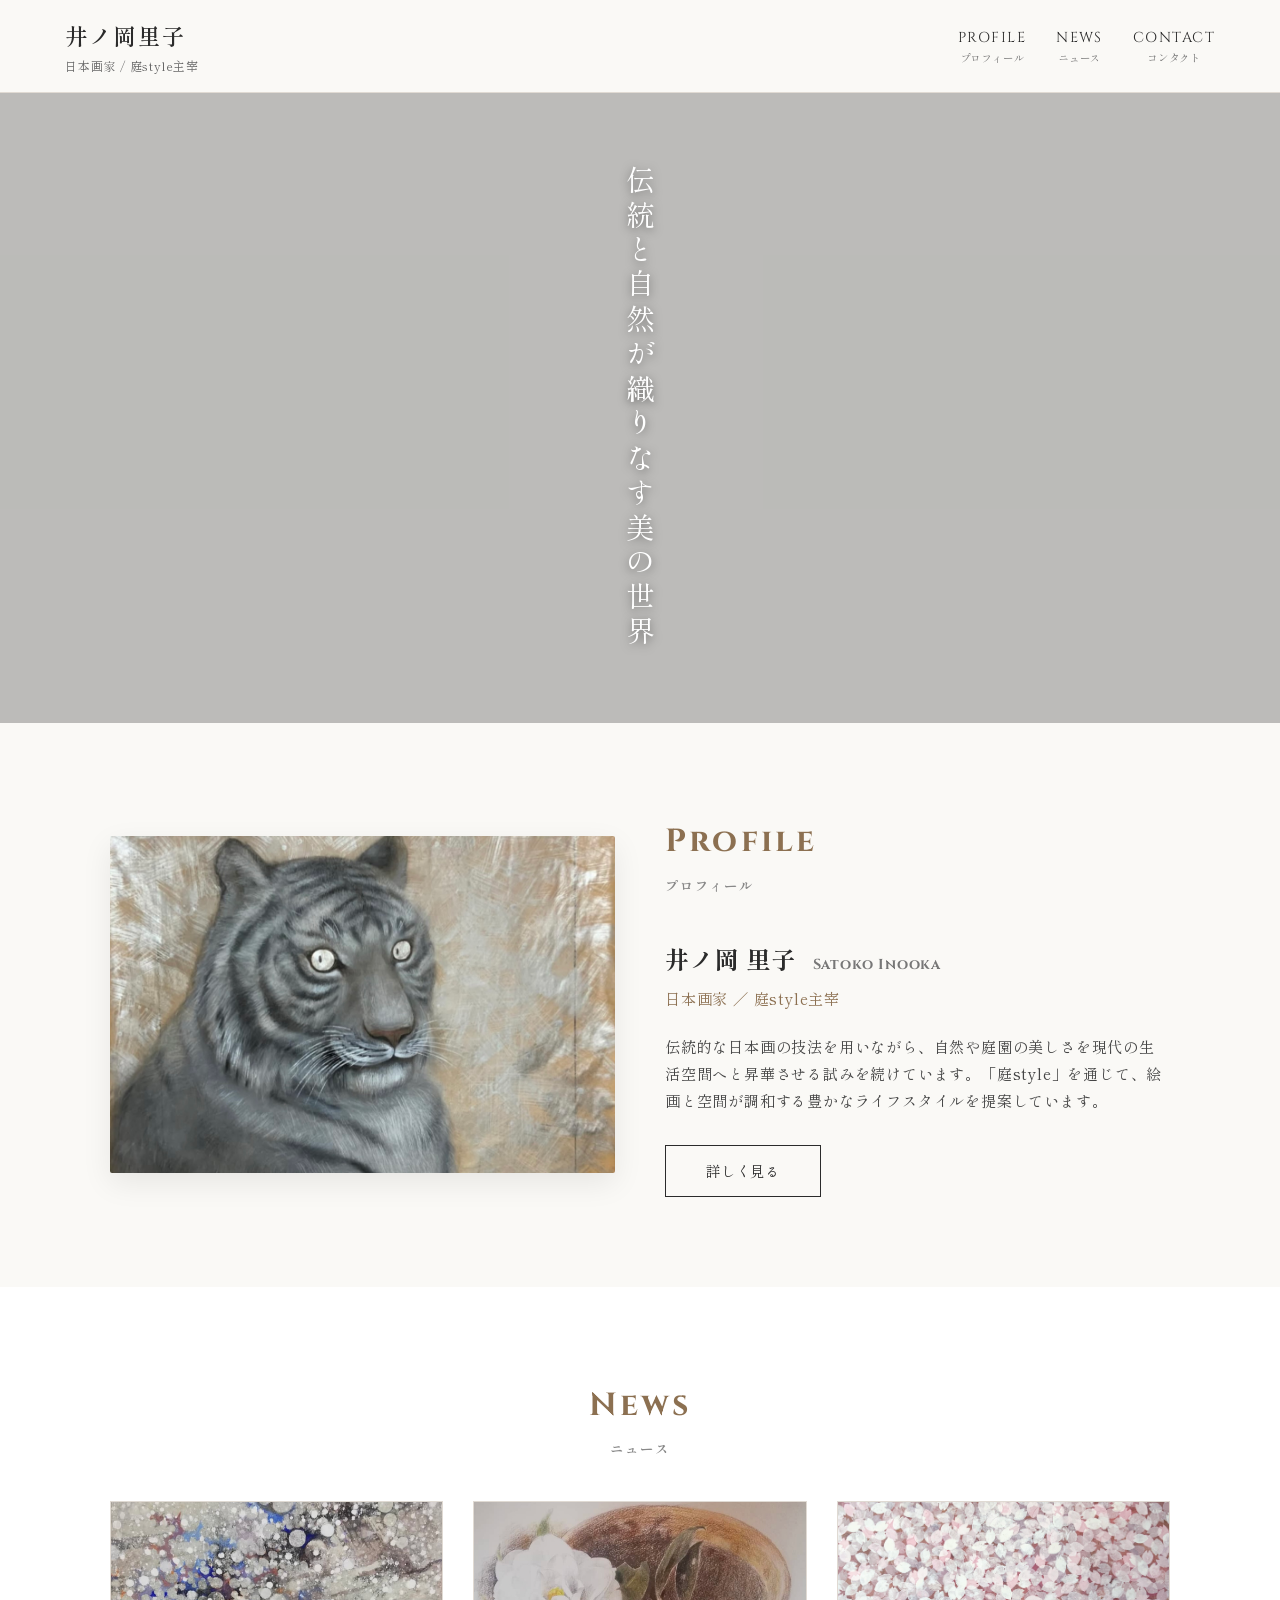
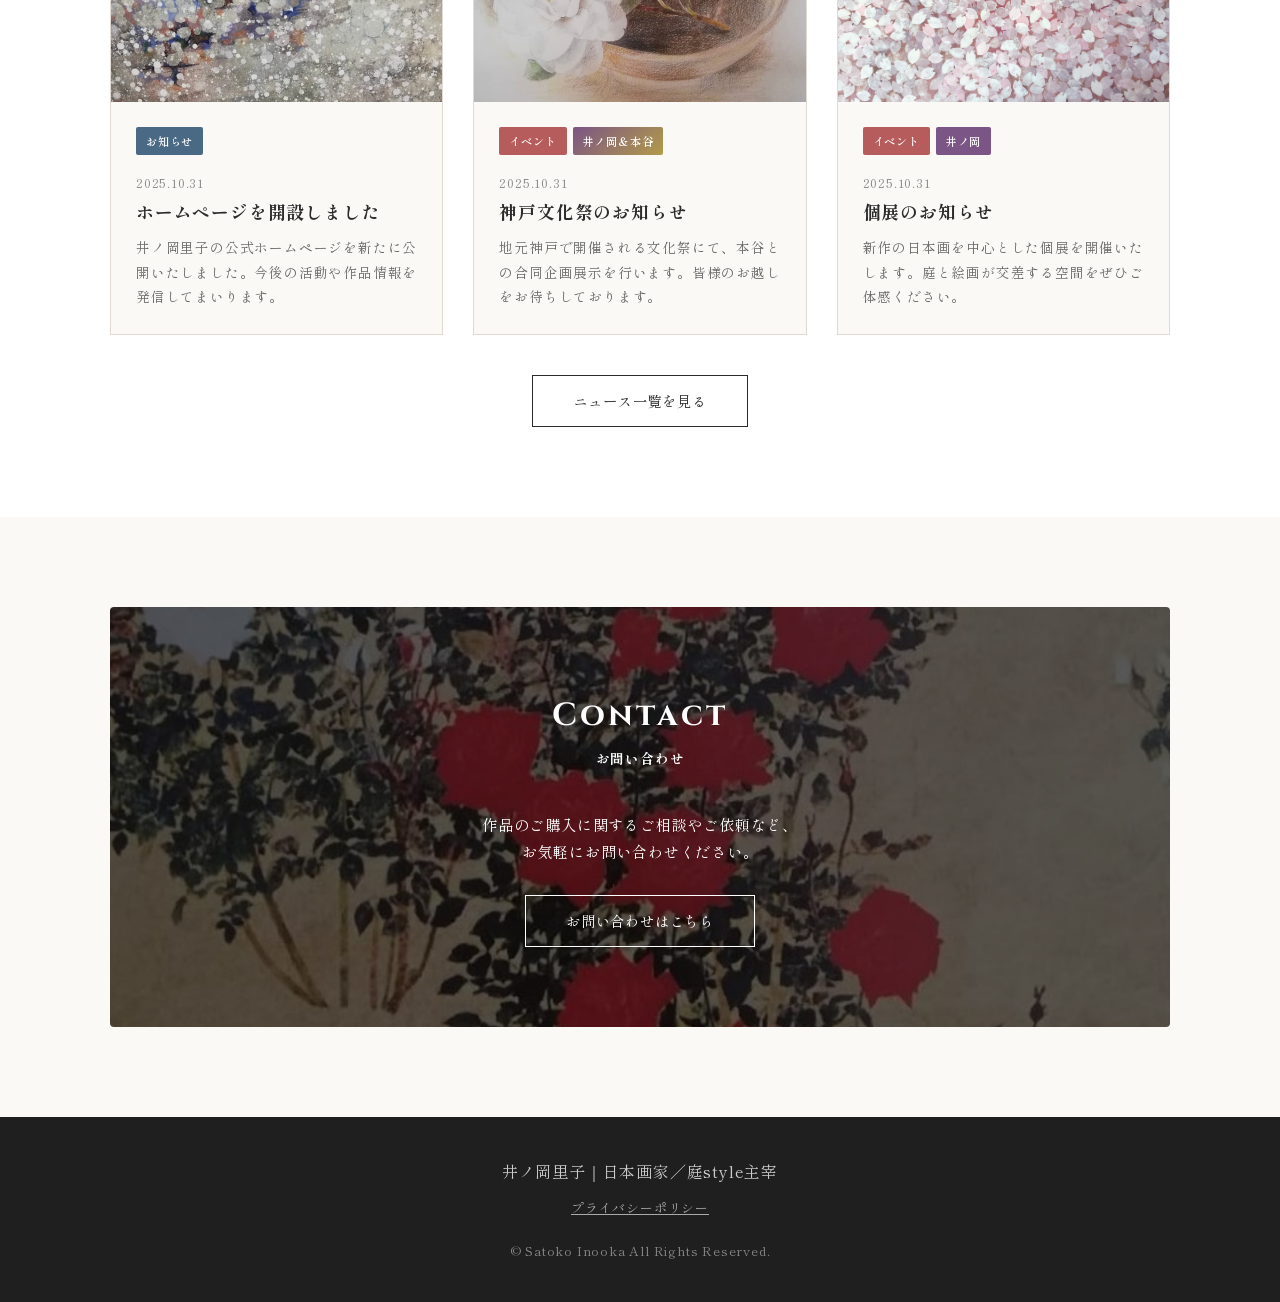
<file: index.html>
<!DOCTYPE html>
<html lang="ja">
<head>
    <meta charset="UTF-8">
    <meta name="viewport" content="width=device-width, initial-scale=1.0">
    <!-- Google Search Console 所有権確認タグ（ここに追加しました） -->
    <meta name="google-site-verification" content="gTOQk7kxPzrrC0C11B90UeksSDXL3CY_7OJjXzZAPqI" />
    <title>【公式】井ノ岡里子｜日本画家／庭style主宰</title>

    <!-- Google検索の「サイト名」を正しく表示させるための設定（ここに追加しました） -->
    <meta property="og:site_name" content="井ノ岡里子" />
    <script type="application/ld+json">
    {
      "@context": "https://schema.org",
      "@type": "WebSite",
      "name": "井ノ岡里子",
      "url": "https://inooka-satoko.github.io/"
    }
    </script>

    <meta name="apple-mobile-web-app-title" content="井ノ岡里子">
    <meta name="application-name" content="井ノ岡里子">
    <link rel="icon" href="file/icon.jpg" type="image/jpeg">
    <link rel="apple-touch-icon" href="file/icon.jpg">
    <link rel="preconnect" href="https://fonts.googleapis.com">
    <link rel="preconnect" href="https://fonts.gstatic.com" crossorigin>
    <link href="https://fonts.googleapis.com/css2?family=Shippori+Mincho:wght@400;600&family=Cinzel:wght@400;600&display=swap" rel="stylesheet">
    <link rel="stylesheet" href="style.css">
</head>
<body>

    <!-- ヘッダー -->
    <header class="site-header">
        <div class="header-inner">
            <h1 class="site-title">
                <a href="index.html">
                    <span class="main-name">井ノ岡里子</span>
                    <span class="sub-title">日本画家 / 庭style主宰</span>
                </a>
            </h1>
            <nav class="site-nav">
                <ul>
                    <!-- 各下層ページの index.html へリンク -->
                    <li><a href="profile/index.html"><span class="en">Profile</span><span class="ja">プロフィール</span></a></li>
                    <li><a href="news/index.html"><span class="en">News</span><span class="ja">ニュース</span></a></li>
                    <li><a href="contact/index.html"><span class="en">Contact</span><span class="ja">コンタクト</span></a></li>
                </ul>
            </nav>
        </div>
    </header>


    <section class="hero-section">
        <div class="hero-slideshow">
            <img src="file/1.jpg" alt="作品1">
            <img src="file/2.jpg" alt="作品2">
            <img src="file/3.jpg" alt="作品3">
            <img src="file/4.jpg" alt="作品4">
            <img src="file/5.jpg" alt="作品5">
            <div class="hero-overlay">
                <p class="hero-catch">伝統と自然が織りなす美の世界</p>
            </div>
        </div>
    </section>

    <!-- プロフィール -->
    <section class="section profile-section">
        <div class="container">
            <div class="profile-grid">
                <div class="profile-thumb">
                    <img src="file/3.jpg" alt="井ノ岡里子">
                </div>
                <div class="profile-content">
                    <h2 class="section-title">
                        <span class="en">Profile</span>
                        <span class="ja">プロフィール</span>
                    </h2>
                    <h3 class="profile-name">井ノ岡 里子 <span class="profile-title-sub">Satoko Inooka</span></h3>
                    <p class="profile-lead">日本画家 ／ 庭style主宰</p>
                    <p class="profile-text">
                        伝統的な日本画の技法を用いながら、自然や庭園の美しさを現代の生活空間へと昇華させる試みを続けています。「庭style」を通じて、絵画と空間が調和する豊かなライフスタイルを提案しています。
                    </p>
                    <a href="profile/index.html" class="btn">詳しく見る</a>
                </div>
            </div>
        </div>
    </section>

    <!-- ニュース -->
    <section class="section news-section" style="background-color: #fff;">
        <div class="container">
            <h2 class="section-title text-center">
                <span class="en">News</span>
                <span class="ja">ニュース</span>
            </h2>
            <div class="cards-grid">
                
                <!-- 記事1：ホームページ開設 -->
                <article class="card">
                    <div class="card-image">
                        <img src="file/4.jpg" alt="ホームページ開設">
                    </div>
                    <div class="card-body">
                        <div class="tags mb-2">
                            <span class="tag tag-notice">お知らせ</span>
                        </div>
                        <time datetime="2025-10-31">2025.10.31</time>
                        <h3 class="card-title"><a href="#">ホームページを開設しました</a></h3>
                        <p class="card-text">井ノ岡里子の公式ホームページを新たに公開いたしました。今後の活動や作品情報を発信してまいります。</p>
                    </div>
                </article>

                <!-- 記事2：神戸文化祭 -->
                <article class="card">
                    <div class="card-image">
                        <img src="file/2.jpg" alt="神戸文化祭">
                    </div>
                    <div class="card-body">
                        <div class="tags mb-2">
                            <span class="tag tag-event">イベント</span>
                            <span class="tag tag-both">井ノ岡＆本谷</span>
                        </div>
                        <time datetime="2025-10-31">2025.10.31</time>
                        <h3 class="card-title"><a href="#">神戸文化祭のお知らせ</a></h3>
                        <p class="card-text">地元神戸で開催される文化祭にて、本谷との合同企画展示を行います。皆様のお越しをお待ちしております。</p>
                    </div>
                </article>

                <!-- 記事3：個展のお知らせ -->
                <article class="card">
                    <div class="card-image">
                        <img src="file/1.jpg" alt="個展のお知らせ">
                    </div>
                    <div class="card-body">
                        <div class="tags mb-2">
                            <span class="tag tag-event">イベント</span>
                            <span class="tag tag-inooka">井ノ岡</span>
                        </div>
                        <time datetime="2025-10-31">2025.10.31</time>
                        <h3 class="card-title"><a href="#">個展のお知らせ</a></h3>
                        <p class="card-text">新作の日本画を中心とした個展を開催いたします。庭と絵画が交差する空間をぜひご体感ください。</p>
                    </div>
                </article>

            </div>
            <div class="text-center mt-4">
                <a href="news/index.html" class="btn">ニュース一覧を見る</a>
            </div>
        </div>
    </section>

    <!-- コンタクト概要 -->
    <section class="section contact-section">
        <div class="container">
            <div class="contact-box">
                <div class="contact-bg-image" style="background-image: url('file/5.jpg');"></div>
                <div class="contact-content">
                    <h2 class="section-title light">
                        <span class="en">Contact</span>
                        <span class="ja">お問い合わせ</span>
                    </h2>
                    <p class="contact-lead">作品のご購入に関するご相談やご依頼など、<br>お気軽にお問い合わせください。</p>
                    <a href="contact/index.html" class="btn btn-light">お問い合わせはこちら</a>
                </div>
            </div>
        </div>
    </section>

    <!-- フッター -->
    <footer class="site-footer">
        <div class="container text-center">
            <p class="footer-title">井ノ岡里子｜日本画家／庭style主宰</p>
            <ul class="footer-links">
                <li><a href="#">プライバシーポリシー</a></li>
            </ul>
            <p class="copyright">&copy; Satoko Inooka All Rights Reserved.</p>
        </div>
    </footer>

</body>
</html>
</file>
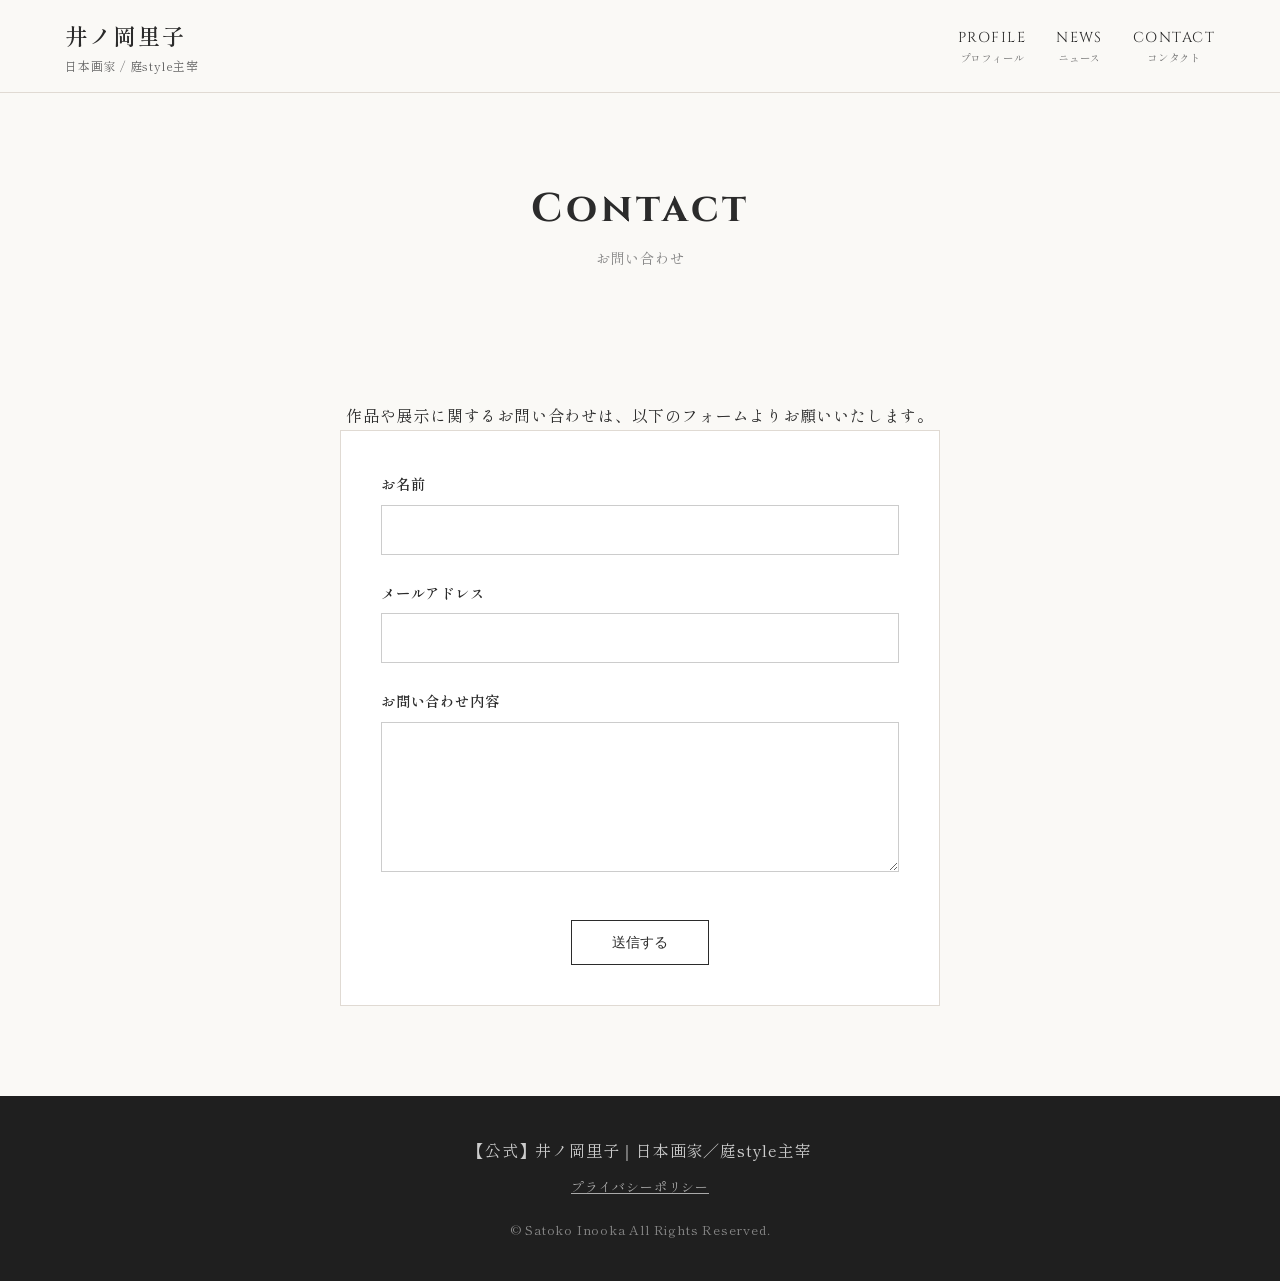
<file: contact/index.html>
<!DOCTYPE html>
<html lang="ja">
<head>
    <meta charset="UTF-8">
    <meta name="viewport" content="width=device-width, initial-scale=1.0">
    <title>お問い合わせ | 井ノ岡里子</title>
    <link rel="icon" href="../file/icon.jpg" type="image/jpeg">
    <link rel="preconnect" href="https://fonts.googleapis.com">
    <link rel="preconnect" href="https://fonts.gstatic.com" crossorigin>
    <link href="https://fonts.googleapis.com/css2?family=Shippori+Mincho:wght@400;600&family=Cinzel:wght@400;600&display=swap" rel="stylesheet">
    <link rel="stylesheet" href="../style.css">
</head>
<body>

    <header class="site-header">
        <div class="header-inner">
            <h1 class="site-title">
                <a href="../index.html">
                    <span class="main-name">井ノ岡里子</span>
                    <span class="sub-title">日本画家 / 庭style主宰</span>
                </a>
            </h1>
            <nav class="site-nav">
                <ul>
                    <li><a href="../profile/index.html"><span class="en">Profile</span><span class="ja">プロフィール</span></a></li>
                    <li><a href="../news/index.html"><span class="en">News</span><span class="ja">ニュース</span></a></li>
                    <li><a href="index.html"><span class="en">Contact</span><span class="ja">コンタクト</span></a></li>
                </ul>
            </nav>
        </div>
    </header>

    <div class="page-header">
        <h1 class="page-title">Contact</h1>
        <p class="page-subtitle">お問い合わせ</p>
    </div>

    <section class="section pt-0">
        <div class="container">
            <p class="text-center mb-4">作品や展示に関するお問い合わせは、以下のフォームよりお願いいたします。</p>
            
            <div class="contact-form">
                <form action="#" method="post">
                    <div class="form-group">
                        <label for="name">お名前</label>
                        <input type="text" id="name" name="name" required>
                    </div>
                    <div class="form-group">
                        <label for="email">メールアドレス</label>
                        <input type="email" id="email" name="email" required>
                    </div>
                    <div class="form-group">
                        <label for="message">お問い合わせ内容</label>
                        <textarea id="message" name="message" required></textarea>
                    </div>
                    <div class="text-center mt-4">
                        <button type="submit" class="btn">送信する</button>
                    </div>
                </form>
            </div>
        </div>
    </section>

    <footer class="site-footer">
        <div class="container text-center">
            <p class="footer-title">【公式】井ノ岡里子｜日本画家／庭style主宰</p>
            <ul class="footer-links">
                <li><a href="#">プライバシーポリシー</a></li>
            </ul>
            <p class="copyright">&copy; Satoko Inooka All Rights Reserved.</p>
        </div>
    </footer>
</body>
</html>
</file>
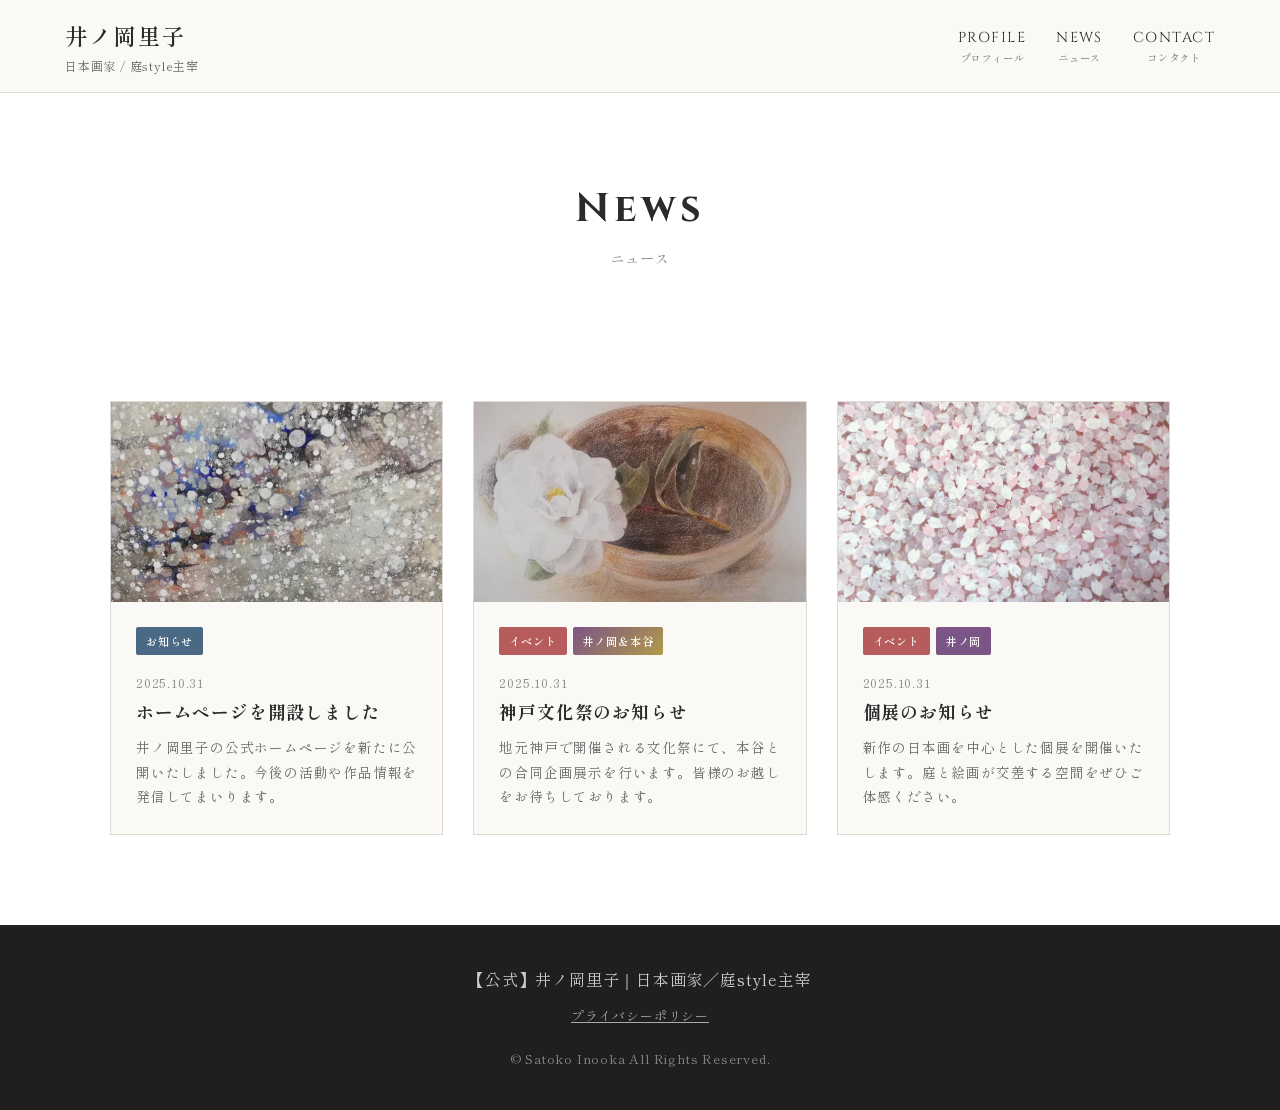
<file: news/index.html>
<!DOCTYPE html>
<html lang="ja">
<head>
    <meta charset="UTF-8">
    <meta name="viewport" content="width=device-width, initial-scale=1.0">
    <title>ニュース | 井ノ岡里子</title>
    <link rel="icon" href="../file/icon.jpg" type="image/jpeg">
    <link rel="preconnect" href="https://fonts.googleapis.com">
    <link rel="preconnect" href="https://fonts.gstatic.com" crossorigin>
    <link href="https://fonts.googleapis.com/css2?family=Shippori+Mincho:wght@400;600&family=Cinzel:wght@400;600&display=swap" rel="stylesheet">
    <link rel="stylesheet" href="../style.css">
</head>
<body style="background-color: #fff;">

    <header class="site-header">
        <div class="header-inner">
            <h1 class="site-title">
                <a href="../index.html">
                    <span class="main-name">井ノ岡里子</span>
                    <span class="sub-title">日本画家 / 庭style主宰</span>
                </a>
            </h1>
            <nav class="site-nav">
                <ul>
                    <li><a href="../profile/index.html"><span class="en">Profile</span><span class="ja">プロフィール</span></a></li>
                    <li><a href="index.html"><span class="en">News</span><span class="ja">ニュース</span></a></li>
                    <li><a href="../contact/index.html"><span class="en">Contact</span><span class="ja">コンタクト</span></a></li>
                </ul>
            </nav>
        </div>
    </header>

    <div class="page-header">
        <h1 class="page-title">News</h1>
        <p class="page-subtitle">ニュース</p>
    </div>

    <section class="section pt-0">
        <div class="container">
            <div class="cards-grid">
                
                <article class="card">
                    <div class="card-image">
                        <img src="../file/4.jpg" alt="ホームページ開設">
                    </div>
                    <div class="card-body">
                        <div class="tags mb-2">
                            <span class="tag tag-notice">お知らせ</span>
                        </div>
                        <time datetime="2025-10-31">2025.10.31</time>
                        <h3 class="card-title"><a href="#">ホームページを開設しました</a></h3>
                        <p class="card-text">井ノ岡里子の公式ホームページを新たに公開いたしました。今後の活動や作品情報を発信してまいります。</p>
                    </div>
                </article>

                <article class="card">
                    <div class="card-image">
                        <img src="../file/2.jpg" alt="神戸文化祭">
                    </div>
                    <div class="card-body">
                        <div class="tags mb-2">
                            <span class="tag tag-event">イベント</span>
                            <span class="tag tag-both">井ノ岡＆本谷</span>
                        </div>
                        <time datetime="2025-10-31">2025.10.31</time>
                        <h3 class="card-title"><a href="#">神戸文化祭のお知らせ</a></h3>
                        <p class="card-text">地元神戸で開催される文化祭にて、本谷との合同企画展示を行います。皆様のお越しをお待ちしております。</p>
                    </div>
                </article>

                <article class="card">
                    <div class="card-image">
                        <img src="../file/1.jpg" alt="個展のお知らせ">
                    </div>
                    <div class="card-body">
                        <div class="tags mb-2">
                            <span class="tag tag-event">イベント</span>
                            <span class="tag tag-inooka">井ノ岡</span>
                        </div>
                        <time datetime="2025-10-31">2025.10.31</time>
                        <h3 class="card-title"><a href="#">個展のお知らせ</a></h3>
                        <p class="card-text">新作の日本画を中心とした個展を開催いたします。庭と絵画が交差する空間をぜひご体感ください。</p>
                    </div>
                </article>

            </div>
        </div>
    </section>

    <footer class="site-footer">
        <div class="container text-center">
            <p class="footer-title">【公式】井ノ岡里子｜日本画家／庭style主宰</p>
            <ul class="footer-links">
                <li><a href="#">プライバシーポリシー</a></li>
            </ul>
            <p class="copyright">&copy; Satoko Inooka All Rights Reserved.</p>
        </div>
    </footer>
</body>
</html>
</file>
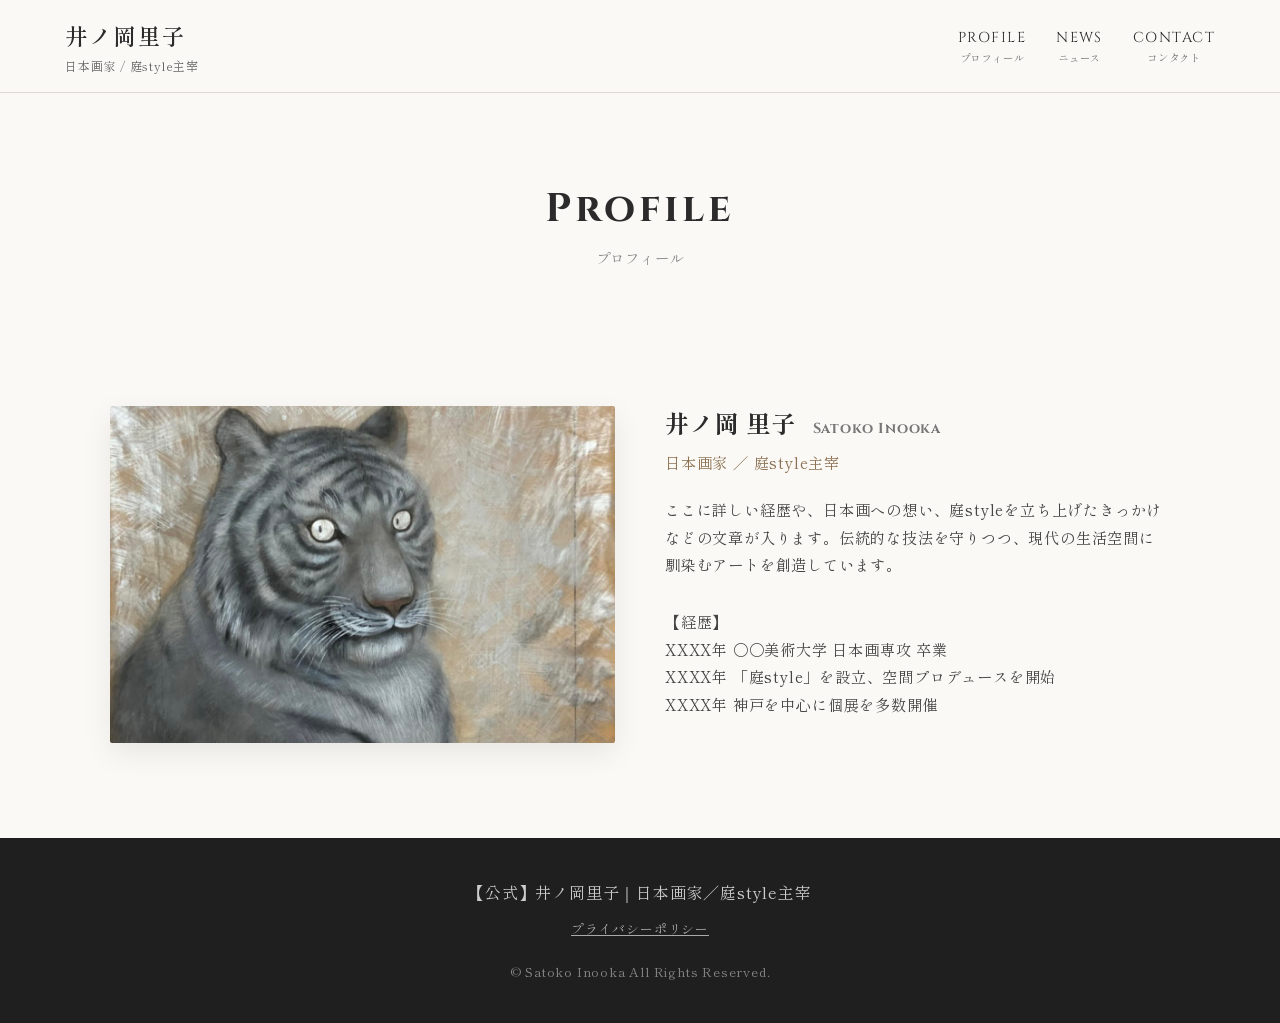
<file: profile/index.html>
<!DOCTYPE html>
<html lang="ja">
<head>
    <meta charset="UTF-8">
    <meta name="viewport" content="width=device-width, initial-scale=1.0">
    <title>プロフィール | 井ノ岡里子</title>
    <!-- パスに注意 (../ を使用) -->
    <link rel="icon" href="../file/icon.jpg" type="image/jpeg">
    <link rel="preconnect" href="https://fonts.googleapis.com">
    <link rel="preconnect" href="https://fonts.gstatic.com" crossorigin>
    <link href="https://fonts.googleapis.com/css2?family=Shippori+Mincho:wght@400;600&family=Cinzel:wght@400;600&display=swap" rel="stylesheet">
    <link rel="stylesheet" href="../style.css">
</head>
<body>

    <header class="site-header">
        <div class="header-inner">
            <h1 class="site-title">
                <a href="../index.html">
                    <span class="main-name">井ノ岡里子</span>
                    <span class="sub-title">日本画家 / 庭style主宰</span>
                </a>
            </h1>
            <nav class="site-nav">
                <ul>
                    <li><a href="index.html"><span class="en">Profile</span><span class="ja">プロフィール</span></a></li>
                    <li><a href="../news/index.html"><span class="en">News</span><span class="ja">ニュース</span></a></li>
                    <li><a href="../contact/index.html"><span class="en">Contact</span><span class="ja">コンタクト</span></a></li>
                </ul>
            </nav>
        </div>
    </header>

    <div class="page-header">
        <h1 class="page-title">Profile</h1>
        <p class="page-subtitle">プロフィール</p>
    </div>

    <section class="section profile-section pt-0">
        <div class="container">
            <div class="profile-grid">
                <div class="profile-thumb">
                    <img src="../file/3.jpg" alt="井ノ岡里子">
                </div>
                <div class="profile-content">
                    <h3 class="profile-name">井ノ岡 里子 <span class="profile-title-sub">Satoko Inooka</span></h3>
                    <p class="profile-lead">日本画家 ／ 庭style主宰</p>
                    <p class="profile-text">
                        ここに詳しい経歴や、日本画への想い、庭styleを立ち上げたきっかけなどの文章が入ります。伝統的な技法を守りつつ、現代の生活空間に馴染むアートを創造しています。
                    </p>
                    <p class="profile-text">
                        【経歴】<br>
                        XXXX年 〇〇美術大学 日本画専攻 卒業<br>
                        XXXX年 「庭style」を設立、空間プロデュースを開始<br>
                        XXXX年 神戸を中心に個展を多数開催
                    </p>
                </div>
            </div>
        </div>
    </section>

    <footer class="site-footer">
        <div class="container text-center">
            <p class="footer-title">【公式】井ノ岡里子｜日本画家／庭style主宰</p>
            <ul class="footer-links">
                <li><a href="#">プライバシーポリシー</a></li>
            </ul>
            <p class="copyright">&copy; Satoko Inooka All Rights Reserved.</p>
        </div>
    </footer>
</body>
</html>
</file>
<file: style.css>
@charset "UTF-8";

/* ==========================================================================
   1. 基本設定
   ========================================================================== */
:root {
    --color-bg: #faf9f6;          
    --color-text: #2b2b2b;        
    --color-accent: #8c7051;      
    --color-light: #ffffff;
    --color-border: #e0dad3;
    --font-serif: 'Shippori Mincho', 'Yu Mincho', "游明朝", serif;
    --font-en: 'Cinzel', serif;
}

* { box-sizing: border-box; margin: 0; padding: 0; }
html { scroll-behavior: smooth; }

body {
    background-color: var(--color-bg);
    color: var(--color-text);
    font-family: var(--font-serif);
    line-height: 1.8;
    letter-spacing: 0.05em;
    -webkit-font-smoothing: antialiased;
}

img { max-width: 100%; height: auto; vertical-align: bottom; }
a { color: inherit; text-decoration: none; transition: opacity 0.3s ease; }
a:hover { opacity: 0.7; }
li { list-style: none; }

.container { max-width: 1100px; margin: 0 auto; padding: 0 20px; }
.text-center { text-align: center; }
.mt-4 { margin-top: 2.5rem; }
.mb-2 { margin-bottom: 1rem; }

/* ==========================================================================
   2. ヘッダー
   ========================================================================== */
.site-header {
    position: sticky;
    top: 0;
    background-color: rgba(250, 249, 246, 0.95);
    backdrop-filter: blur(5px);
    z-index: 100;
    border-bottom: 1px solid var(--color-border);
}

.header-inner {
    max-width: 1200px;
    margin: 0 auto;
    padding: 15px 25px;
    display: flex;
    justify-content: space-between;
    align-items: center;
}

.site-title .main-name { display: block; font-size: 1.4rem; font-weight: 600; letter-spacing: 0.1em; }
.site-title .sub-title { display: block; font-size: 0.75rem; color: #666; font-weight: normal; }

.site-nav ul { display: flex; gap: 30px; }
.site-nav a { display: flex; flex-direction: column; align-items: center; }
.site-nav .en { font-family: var(--font-en); font-size: 0.9rem; letter-spacing: 0.1em; text-transform: uppercase; }
.site-nav .ja { font-size: 0.65rem; color: #777; margin-top: -2px; }

/* ==========================================================================
   3. メインビジュアル（トップページのみ・クロスフェード）
   ========================================================================== */
.hero-section { position: relative; width: 100%; height: 70vh; max-height: 80vh; overflow: hidden; }
.hero-slideshow { position: absolute; inset: 0; width: 100%; height: 100%; }
.hero-slideshow img {
    position: absolute; top: 0; left: 0; width: 100%; height: 100%;
    object-fit: cover; opacity: 0; animation: fadeSlide 25s infinite;
}
.hero-slideshow img:nth-child(1) { animation-delay: 0s; }
.hero-slideshow img:nth-child(2) { animation-delay: 5s; }
.hero-slideshow img:nth-child(3) { animation-delay: 10s; }
.hero-slideshow img:nth-child(4) { animation-delay: 15s; }
.hero-slideshow img:nth-child(5) { animation-delay: 20s; }

@keyframes fadeSlide {
    0%   { opacity: 0; }
    8%   { opacity: 1; } 
    20%  { opacity: 1; } 
    28%  { opacity: 0; } 
    100% { opacity: 0; }
}

.hero-overlay {
    position: absolute; inset: 0; background: rgba(0, 0, 0, 0.25);
    display: flex; justify-content: center; align-items: center; z-index: 10;
}
.hero-catch {
    color: var(--color-light); font-size: 1.8rem; letter-spacing: 0.2em;
    text-shadow: 0 2px 10px rgba(0,0,0,0.5); padding: 0 20px; writing-mode: vertical-rl;
}

/* ==========================================================================
   4. セクション共通・下層ページヘッダー
   ========================================================================== */
.section { padding: 90px 0; }
.section-title { margin-bottom: 40px; }
.section-title .en { display: block; font-family: var(--font-en); font-size: 2rem; color: var(--color-accent); letter-spacing: 0.1em; }
.section-title .ja { display: block; font-size: 0.85rem; color: #888; margin-top: 2px; }
.section-title.light .en, .section-title.light .ja { color: var(--color-light); }

.page-header { padding: 80px 0 40px; text-align: center; }
.page-title { font-family: var(--font-en); font-size: 2.5rem; color: var(--color-text); letter-spacing: 0.1em; }
.page-subtitle { font-size: 0.9rem; color: #888; }

.btn {
    display: inline-block; padding: 12px 40px; border: 1px solid var(--color-text);
    color: var(--color-text); background: transparent; font-size: 0.9rem; transition: all 0.3s ease;
}
.btn:hover { background-color: var(--color-text); color: var(--color-light); opacity: 1; }
.btn-light { border-color: var(--color-light); color: var(--color-light); }
.btn-light:hover { background-color: var(--color-light); color: var(--color-text); }

/* ==========================================================================
   5. プロフィール
   ========================================================================== */
.profile-grid { display: grid; grid-template-columns: 1fr 1fr; gap: 50px; align-items: center; }
.profile-thumb img { border-radius: 2px; box-shadow: 0 10px 30px rgba(0,0,0,0.08); }
.profile-name { font-size: 1.5rem; margin-bottom: 5px; }
.profile-title-sub { font-family: var(--font-en); font-size: 0.9rem; color: #777; margin-left: 10px; }
.profile-lead { color: var(--color-accent); font-size: 0.95rem; margin-bottom: 20px; }
.profile-text { margin-bottom: 30px; font-size: 0.95rem; color: #444; }

/* ==========================================================================
   6. タグデザイン（指定色対応）
   ========================================================================== */
.tags { display: flex; flex-wrap: wrap; gap: 6px; }
.tag { font-size: 0.7rem; padding: 4px 10px; border-radius: 2px; color: #fff; font-weight: 600; }

.tag-notice   { background-color: #4a6984; } /* お知らせ：渋い青 */
.tag-event    { background-color: #b75c5c; } /* イベント：赤 */
.tag-inooka   { background-color: #7b5585; } /* 井ノ岡：紫（変更） */
.tag-mototani { background-color: #b29a4a; } /* 本谷：芥子色 */
.tag-other    { background-color: #888888; } /* その他：グレー */

/* 井ノ岡＆本谷：紫 から 芥子色 へのグラデーション */
.tag-both { background: linear-gradient(135deg, #7b5585 0%, #b29a4a 100%); color: #fff; }

/* ==========================================================================
   7. ニュース（画像あり・旧トピックス型）
   ========================================================================== */
.cards-grid { display: grid; grid-template-columns: repeat(auto-fit, minmax(300px, 1fr)); gap: 30px; }
.card { background: var(--color-bg); border: 1px solid var(--color-border); overflow: hidden; }
.card-image { height: 200px; overflow: hidden; }
.card-image img { width: 100%; height: 100%; object-fit: cover; transition: transform 0.5s ease; }
.card:hover .card-image img { transform: scale(1.05); }
.card-body { padding: 25px; }
.card-body time { display: block; font-size: 0.8rem; color: #888; margin-bottom: 5px; }
.card-title { font-size: 1.1rem; margin: 0 0 10px; line-height: 1.5; }
.card-text { font-size: 0.85rem; color: #666; }

/* ==========================================================================
   8. コンタクト
   ========================================================================== */
.contact-box { position: relative; padding: 80px 40px; text-align: center; border-radius: 4px; overflow: hidden; }
.contact-bg-image { position: absolute; inset: 0; background-size: cover; background-position: center; filter: brightness(0.4); z-index: 1; }
.contact-content { position: relative; z-index: 2; color: var(--color-light); }
.contact-lead { margin-bottom: 30px; font-size: 0.95rem; }

/* フォーム部品（コンタクトページ用） */
.contact-form { max-width: 600px; margin: 0 auto; background: #fff; padding: 40px; border: 1px solid var(--color-border); }
.form-group { margin-bottom: 25px; text-align: left; }
.form-group label { display: block; margin-bottom: 8px; font-size: 0.9rem; font-weight: 600; }
.form-group input, .form-group textarea { width: 100%; padding: 12px; border: 1px solid #ccc; font-family: inherit; font-size: 1rem; }
.form-group textarea { height: 150px; resize: vertical; }

/* ==========================================================================
   9. フッター
   ========================================================================== */
.site-footer { background-color: #1f1f1f; color: #888; padding: 40px 0; font-size: 0.8rem; }
.footer-title { color: #ccc; margin-bottom: 10px; font-size: 1rem; }
.footer-links { display: flex; justify-content: center; gap: 20px; margin-bottom: 20px; }
.footer-links a { color: #aaa; text-decoration: underline; }

/* ==========================================================================
   10. レスポンシブ対応
   ========================================================================== */
@media (max-width: 768px) {
    .header-inner { flex-direction: column; gap: 15px; }
    .site-nav ul { gap: 15px; flex-wrap: wrap; justify-content: center; }
    .hero-catch { font-size: 1.3rem; }
    .profile-grid { grid-template-columns: 1fr; gap: 30px; }
    .contact-form { padding: 20px; }
}
</file>
